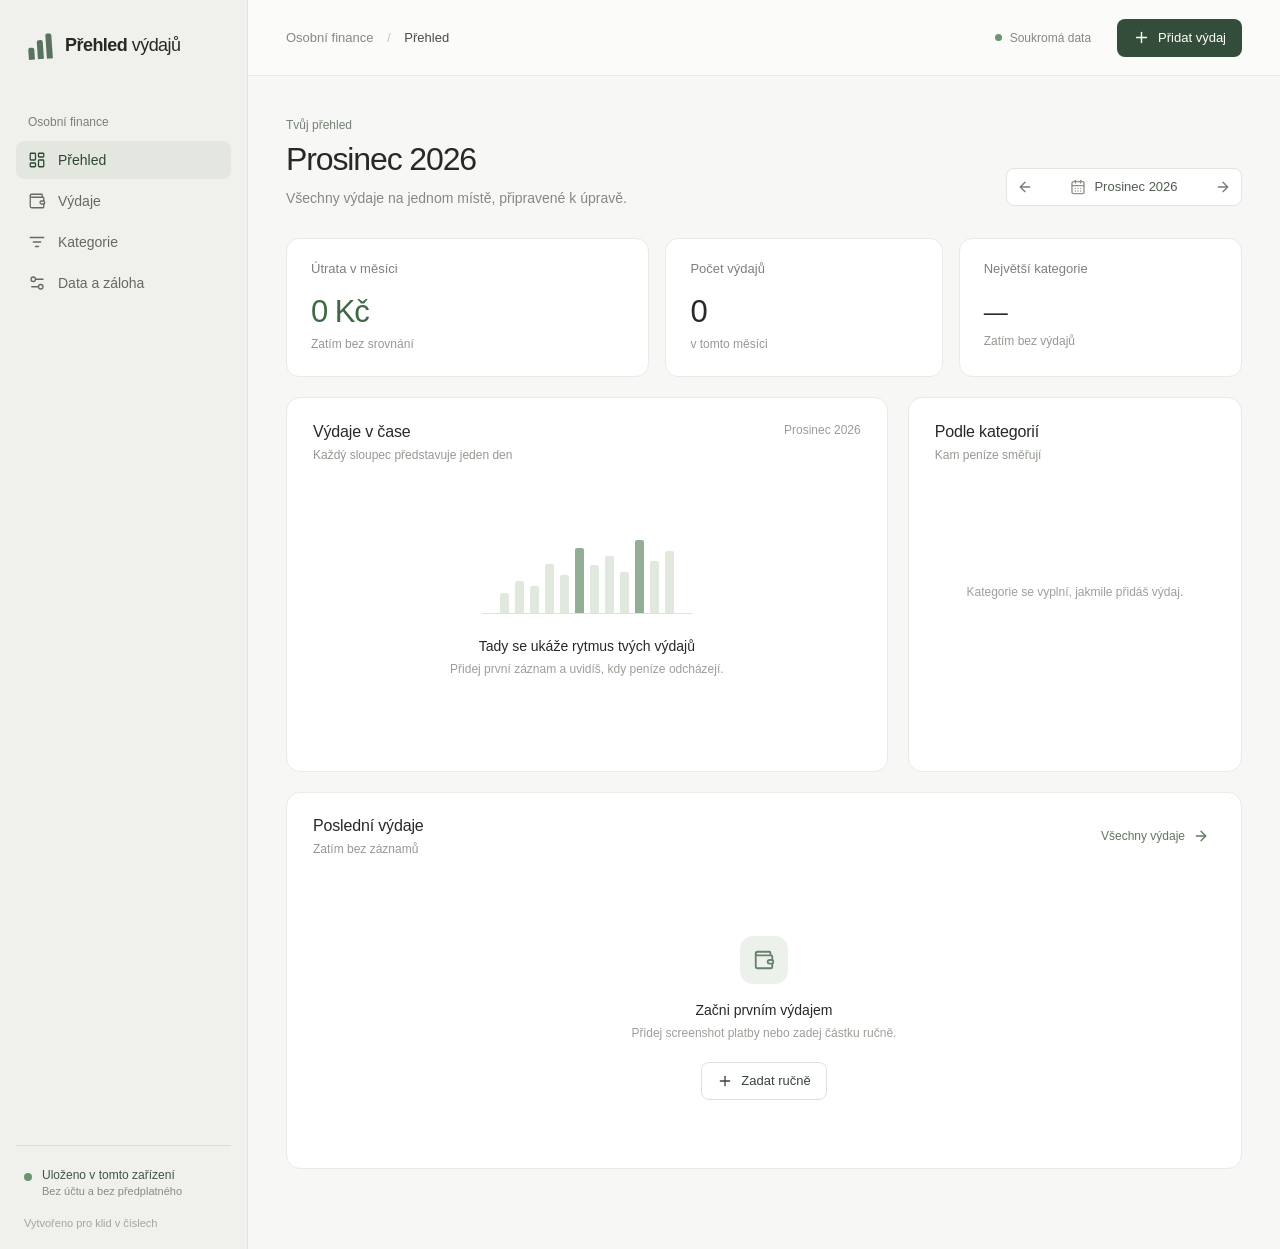
<file: index.html>
<!doctype html>
<html lang="cs">
  <head>
    <meta charset="UTF-8" />
    <meta name="viewport" content="width=device-width, initial-scale=1.0" />
    <meta http-equiv="Content-Security-Policy" content="default-src 'self'; script-src 'self' https://accounts.google.com 'wasm-unsafe-eval' blob:; style-src 'self' 'unsafe-inline' https://accounts.google.com/gsi/style; img-src 'self' data: blob:; worker-src 'self' blob:; connect-src 'self' data: blob: https://accounts.google.com/gsi/ https://www.googleapis.com https://openidconnect.googleapis.com; frame-src https://accounts.google.com/gsi/; object-src 'none'; base-uri 'self'; form-action 'none'" />
    <meta name="theme-color" content="#f7f7f5" />
    <meta name="apple-mobile-web-app-capable" content="yes" />
    <meta name="apple-mobile-web-app-status-bar-style" content="default" />
    <meta name="apple-mobile-web-app-title" content="Výdaje" />
    <link rel="manifest" href="./manifest.webmanifest" />
    <link rel="apple-touch-icon" href="./apple-touch-icon.png" />
    <title>Přehled výdajů</title>
    <script type="module" crossorigin src="./assets/index-BhkM5OvK.js"></script>
    <link rel="stylesheet" crossorigin href="./assets/index-BD5Ok9l5.css">
  </head>
  <body>
    <div id="root"></div>
  </body>
</html>
</file>
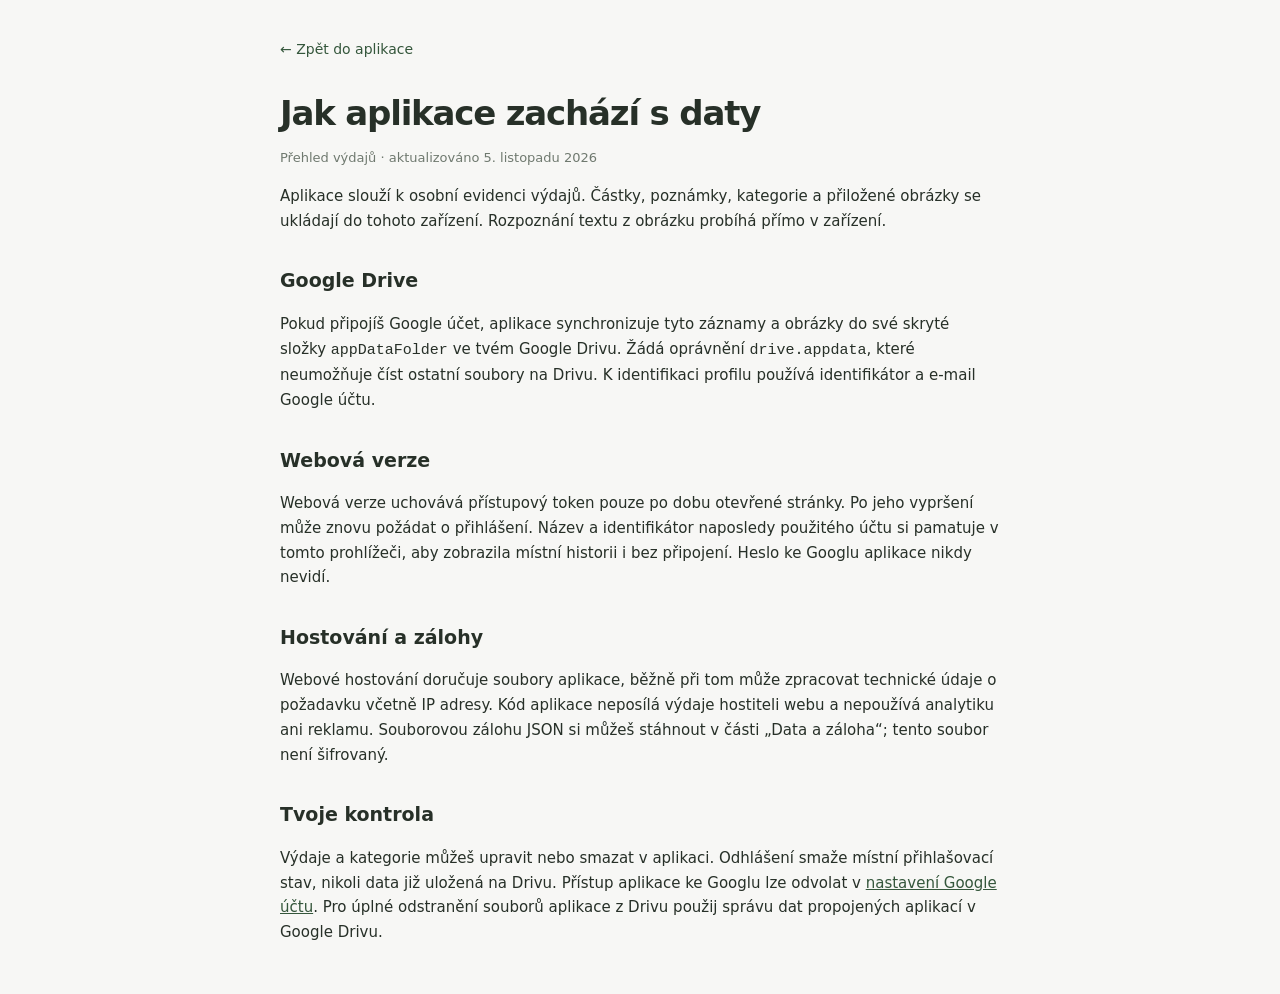
<file: privacy.html>
<!doctype html>
<html lang="cs">
<head>
  <meta charset="utf-8">
  <meta name="viewport" content="width=device-width, initial-scale=1">
  <meta name="theme-color" content="#f7f7f5">
  <title>Soukromí · Přehled výdajů</title>
  <style>
    :root{font-family:system-ui,-apple-system,"Segoe UI",sans-serif;color:#273028;background:#f7f7f5;line-height:1.65}
    body{margin:0;padding:36px 20px}
    main{max-width:720px;margin:auto}
    a{color:#34563b}
    h1{font-size:34px;line-height:1.15;letter-spacing:-.035em;font-weight:550;margin:32px 0 14px}
    h2{font-size:19px;margin:32px 0 9px;font-weight:600}
    p,li{font-size:15px}
    .back{font-size:14px;text-decoration:none}
    .note{color:#6f796f;font-size:13px}
  </style>
</head>
<body><main>
  <a class="back" href="./">← Zpět do aplikace</a>
  <h1>Jak aplikace zachází s daty</h1>
  <p class="note">Přehled výdajů · aktualizováno 5. listopadu 2026</p>
  <p>Aplikace slouží k osobní evidenci výdajů. Částky, poznámky, kategorie a přiložené obrázky se ukládají do tohoto zařízení. Rozpoznání textu z obrázku probíhá přímo v zařízení.</p>
  <h2>Google Drive</h2>
  <p>Pokud připojíš Google účet, aplikace synchronizuje tyto záznamy a obrázky do své skryté složky <code>appDataFolder</code> ve tvém Google Drivu. Žádá oprávnění <code>drive.appdata</code>, které neumožňuje číst ostatní soubory na Drivu. K identifikaci profilu používá identifikátor a e-mail Google účtu.</p>
  <h2>Webová verze</h2>
  <p>Webová verze uchovává přístupový token pouze po dobu otevřené stránky. Po jeho vypršení může znovu požádat o přihlášení. Název a identifikátor naposledy použitého účtu si pamatuje v tomto prohlížeči, aby zobrazila místní historii i bez připojení. Heslo ke Googlu aplikace nikdy nevidí.</p>
  <h2>Hostování a zálohy</h2>
  <p>Webové hostování doručuje soubory aplikace, běžně při tom může zpracovat technické údaje o požadavku včetně IP adresy. Kód aplikace neposílá výdaje hostiteli webu a nepoužívá analytiku ani reklamu. Souborovou zálohu JSON si můžeš stáhnout v části „Data a záloha“; tento soubor není šifrovaný.</p>
  <h2>Tvoje kontrola</h2>
  <p>Výdaje a kategorie můžeš upravit nebo smazat v aplikaci. Odhlášení smaže místní přihlašovací stav, nikoli data již uložená na Drivu. Přístup aplikace ke Googlu lze odvolat v <a href="https://myaccount.google.com/connections">nastavení Google účtu</a>. Pro úplné odstranění souborů aplikace z Drivu použij správu dat propojených aplikací v Google Drivu.</p>
</main></body></html>
</file>
<file: assets/index-BD5Ok9l5.css>
:root{color:#262924;font-synthesis:none;text-rendering:optimizelegibility;-webkit-font-smoothing:antialiased;background:#f7f7f5;font-family:Segoe UI,Arial,sans-serif}*{box-sizing:border-box}body{min-width:320px;margin:0}button,input,textarea,select{font:inherit}button{cursor:pointer}button:disabled{cursor:not-allowed}button:focus-visible,input:focus-visible,textarea:focus-visible,select:focus-visible{outline-offset:2px;outline:2px solid #66886d}.app{min-height:100vh;display:flex}.sidebar{background:#f0f1ed;border-right:1px solid #e3e5df;flex-direction:column;flex:none;width:248px;padding:28px 16px 20px;display:flex}.brand{letter-spacing:-.03em;white-space:nowrap;align-items:center;gap:10px;padding:4px 12px;font-size:18px;font-weight:600;display:flex}.brand-light{font-weight:400}.brand-mark{align-items:flex-end;gap:3px;width:27px;height:27px;display:flex;transform:rotate(-4deg)}.brand-mark span{background:#59735e;border-radius:2px 2px 0 0;width:6px}.brand-mark span:first-child{height:12px}.brand-mark span:nth-child(2){height:19px}.brand-mark span:nth-child(3){height:25px}.side-caption{color:#7a8078;padding:52px 12px 12px;font-size:12px}.sidebar nav{gap:3px;display:grid}.nav-item{color:#646a62;text-align:left;background:0 0;border:0;border-radius:8px;align-items:center;gap:12px;height:38px;padding:0 12px;font-size:14px;display:flex}.nav-item:hover{color:#262924;background:#e9ebe6}.nav-item.active{color:#2e4735;background:#e3e7df;font-weight:500}.nav-item svg{flex:none}.sidebar-bottom{margin-top:auto}.privacy{border-top:1px solid #dcdfd8;align-items:flex-start;gap:10px;padding:22px 8px 0;display:flex}.privacy-dot,.local-label span{background:#6c9472;border-radius:50%;flex:none;width:8px;height:8px;margin-top:5px}.privacy strong,.privacy small{display:block}.privacy strong{color:#3f5343;font-size:12px;font-weight:500}.privacy small{color:#878c84;margin-top:3px;font-size:11px}.sidebar-footer{color:#a2a69e;padding:20px 8px 0;font-size:11px}.main{flex:1;min-width:0}.topbar{background:#fbfbfa;border-bottom:1px solid #e9eae6;justify-content:space-between;align-items:center;height:76px;padding:0 38px;display:flex}.breadcrumb{color:#858a82;font-size:13px}.breadcrumb span{color:#c2c6bf;padding:0 10px}.breadcrumb strong{color:#474d46;font-weight:500}.top-actions{align-items:center;gap:26px;display:flex}.local-label{color:#828a80;align-items:center;gap:8px;font-size:12px;display:flex}.local-label span{width:7px;height:7px;margin:0}.button{white-space:nowrap;border:1px solid #0000;border-radius:8px;justify-content:center;align-items:center;gap:8px;min-height:38px;padding:0 15px;font-size:13px;font-weight:500;transition:background .15s,border-color .15s,transform .15s;display:inline-flex}.button:active{transform:scale(.98)}.button-primary{color:#fff;background:#344c3a}.button-primary:hover{background:#283c2e}.button-secondary{color:#39433b;background:#fff;border-color:#dfe2dc}.button-secondary:hover{background:#f5f7f3}.button-plain{color:#626960;background:0 0}.button-plain:hover{background:#f1f2ef}.content{max-width:1500px;margin:0 auto;padding:42px 38px 80px}.page-heading{justify-content:space-between;align-items:flex-end;gap:20px;margin-bottom:32px;display:flex}.eyebrow{color:#758274;margin-bottom:9px;font-size:12px}.page-heading h1{letter-spacing:-.035em;text-transform:capitalize;margin:0;font-size:32px;font-weight:500;line-height:1.15}.page-heading p{color:#858a82;margin:12px 0 0;font-size:14px}.month-picker{white-space:nowrap;background:#fff;border:1px solid #e3e5e0;border-radius:8px;align-items:center;height:38px;display:flex;overflow:hidden}.month-picker button{color:#747d72;background:0 0;border:0;place-items:center;width:36px;height:100%;display:grid}.month-picker button:hover{background:#f0f2ed}.month-picker span{text-transform:capitalize;color:#515b50;justify-content:center;align-items:center;gap:8px;min-width:162px;font-size:13px;display:flex}.month-picker span svg{color:#8b9488}.stats{grid-template-columns:1.18fr .9fr .92fr;gap:16px;margin-bottom:20px;display:grid}.stat{background:#fff;border:1px solid #e9ebe6;border-radius:13px;flex-direction:column;min-height:139px;padding:22px 24px;display:flex}.stat>span{color:#7b8279;font-size:13px}.stat strong{letter-spacing:-.035em;font-variant-numeric:tabular-nums;margin-top:17px;font-size:31px;font-weight:500;line-height:1.2}.stat:first-child strong{color:#3f6847}.stat .stat-category{margin-top:22px;font-size:24px}.stat small{color:#939991;margin-top:7px;font-size:12px}.overview-grid{grid-template-columns:minmax(0,1.8fr) minmax(280px,1fr);gap:20px;margin-bottom:20px;display:grid}.card{background:#fff;border:1px solid #e9ebe6;border-radius:14px}.chart-card,.categories-card{min-height:375px;padding:25px 26px}.card-heading{justify-content:space-between;align-items:flex-start;gap:16px;display:flex}.card-heading h2{letter-spacing:-.01em;margin:0;font-size:16px;font-weight:500}.card-heading p{color:#939991;margin:7px 0 0;font-size:12px}.quiet-meta{color:#989e96;text-transform:capitalize;font-size:12px}.chart-wrap{height:270px;margin-top:33px;padding-left:58px;position:relative}.chart-grid{pointer-events:none;flex-direction:column;justify-content:space-between;width:100%;height:calc(100% - 18px);display:flex;position:absolute;inset:0 auto 18px 0}.chart-grid span{color:#a1a69f;font-variant-numeric:tabular-nums;align-items:center;gap:8px;font-size:11px;display:flex}.chart-grid span:after{content:"";background:#eff0ec;flex:1;height:1px}.bars{align-items:flex-end;gap:4px;height:calc(100% - 18px);display:flex;position:relative}.bar-slot{z-index:1;flex:1;align-items:flex-end;height:100%;display:flex}.bar{background:#dce4da;border-radius:3px 3px 0 0;width:100%;min-height:0}.bar.filled{background:#728d75}.bar-slot:hover .bar.filled{background:#446c4d}.chart-axis{color:#a1a69f;font-variant-numeric:tabular-nums;justify-content:space-between;padding-top:8px;font-size:11px;display:flex}.chart-empty{text-align:center;flex-direction:column;justify-content:center;align-items:center;height:275px;display:flex}.chart-empty-art{border-bottom:1px solid #dce4d9;justify-content:center;align-items:flex-end;gap:6px;width:210px;height:92px;margin-bottom:24px;display:flex}.chart-empty-art span{background:#e1e9de;border-radius:2px 2px 0 0;width:9px}.chart-empty-art span:first-child{height:20px}.chart-empty-art span:nth-child(2){height:32px}.chart-empty-art span:nth-child(3){height:27px}.chart-empty-art span:nth-child(4){height:49px}.chart-empty-art span:nth-child(5){height:38px}.chart-empty-art span:nth-child(6){background:#94ae96;height:65px}.chart-empty-art span:nth-child(7){height:48px}.chart-empty-art span:nth-child(8){height:57px}.chart-empty-art span:nth-child(9){height:41px}.chart-empty-art span:nth-child(10){background:#94ae96;height:73px}.chart-empty-art span:nth-child(11){height:52px}.chart-empty-art span:nth-child(12){height:62px}.chart-empty strong,.table-empty strong{font-size:14px;font-weight:500}.chart-empty p,.table-empty p{color:#9aa098;margin:8px 0 0;font-size:12px}.category-breakdown{gap:22px;margin-top:34px;display:grid}.breakdown-label{color:#60685f;align-items:center;gap:9px;margin-bottom:10px;font-size:12px;display:flex}.category-dot{border-radius:50%;flex:none;width:8px;height:8px;display:inline-block}.breakdown-label strong{color:#384038;font-variant-numeric:tabular-nums;margin-left:auto;font-weight:500}.track{background:#f0f1ee;border-radius:3px;height:5px;overflow:hidden}.track span{border-radius:3px;height:100%;display:block}.small-empty{color:#9ba198;text-align:center;place-items:center;min-height:260px;font-size:12px;display:grid}.transactions{overflow:hidden}.transactions>.card-heading{align-items:center;padding:24px 26px 18px}.text-link{color:#607762;background:0 0;border:0;align-items:center;gap:8px;font-size:12px;display:flex}.text-link:hover{color:#344c3a}.table-wrap{overflow:auto}table{border-collapse:collapse;white-space:nowrap;width:100%}th{color:#9aa098;text-align:left;background:#fafbf9;border-top:1px solid #eef0ec;border-bottom:1px solid #eef0ec;height:42px;padding:0 20px;font-size:11px;font-weight:400}th:first-child,td:first-child{padding-left:26px}th:last-child,td:last-child{padding-right:26px}td{color:#798078;border-bottom:1px solid #f0f1ee;height:72px;padding:0 20px;font-size:13px}tr:last-child td{border-bottom:0}tbody tr{cursor:pointer;transition:background .15s}tbody tr:hover{background:#fafbf9}.merchant-cell{align-items:center;gap:12px;display:flex}.merchant-symbol{color:#657b68;background:#eef1eb;border-radius:9px;flex:none;place-items:center;width:36px;height:36px;font-size:14px;font-weight:500;display:grid}.merchant-cell strong,.merchant-cell small{display:block}.merchant-cell strong{color:#3c433c;font-size:13px;font-weight:500}.merchant-cell small{color:#a1a79e;text-overflow:ellipsis;max-width:240px;margin-top:4px;font-size:11px;overflow:hidden}.category-chip{color:#6f766e;align-items:center;gap:8px;display:inline-flex}.right{text-align:right}.amount-cell{color:#424941;font-variant-numeric:tabular-nums;font-weight:500}.more-cell{color:#b5bab2;width:28px}.table-empty{text-align:center;flex-direction:column;align-items:center;padding:62px 16px 68px;display:flex}.empty-icon{color:#68816a;background:#edf1eb;border-radius:13px;place-items:center;width:48px;height:48px;margin-bottom:18px;display:grid}.table-empty .button{margin-top:22px}.filter-bar{align-items:center;gap:12px;margin:0 0 18px;display:flex}.search,.select-wrap{color:#969d93;background:#fff;border:1px solid #e3e6df;border-radius:8px;align-items:center;gap:10px;height:40px;padding:0 12px;display:flex}.search{width:350px}.search input{color:#323832;background:0 0;border:0;outline:0;flex:1;min-width:0;font-size:13px}.search input::placeholder{color:#a1a79e}.select-wrap select{appearance:none;color:#565e55;cursor:pointer;background:0 0;border:0;outline:0;font-size:13px}.filter-count{color:#9aa098;margin-left:auto;font-size:12px}.category-list{overflow:hidden}.list-head,.category-list-row{grid-template-columns:minmax(220px,1.2fr) minmax(250px,1.8fr) 110px 90px;align-items:center;gap:16px;padding:0 26px;display:grid}.list-head{color:#9aa098;background:#fafbf9;border-bottom:1px solid #edf0eb;height:48px;font-size:11px}.category-list-row{border-bottom:1px solid #f0f1ee;min-height:68px;font-size:13px}.category-list-row:last-child{border:0}.category-name{align-items:center;gap:12px;font-weight:500;display:flex}.category-name .category-dot{width:10px;height:10px}.keywords{color:#929890;text-overflow:ellipsis;white-space:nowrap;overflow:hidden}.category-count{color:#666f65}.row-actions{gap:4px;display:flex}.row-actions button,.icon-button{color:#8d958b;background:0 0;border:0;border-radius:6px;place-items:center;width:30px;height:30px;display:grid}.row-actions button:hover,.icon-button:hover{color:#394c3c;background:#f0f2ee}.hint{color:#929a90;align-items:center;gap:10px;margin-top:24px;font-size:12px;display:flex}.settings-grid{grid-template-columns:1fr 1fr;gap:20px;display:grid}.settings-card{flex-direction:column;align-items:flex-start;min-height:275px;padding:28px;display:flex}.settings-icon{color:#667e68;background:#edf1eb;border-radius:11px;place-items:center;width:42px;height:42px;display:grid}.settings-card h2{margin:24px 0 0;font-size:17px;font-weight:500}.settings-card p{color:#8b9289;max-width:390px;margin:10px 0 22px;font-size:13px;line-height:1.6}.settings-card .button{margin-top:auto}.local-info{align-items:flex-start;gap:16px;margin-top:20px;padding:24px 28px;display:flex}.local-info-icon{color:#66886d;background:#edf3eb;border-radius:50%;flex:none;place-items:center;width:28px;height:28px;display:grid}.local-info strong{font-size:14px;font-weight:500}.local-info p{color:#91988f;max-width:750px;margin:6px 0 0;font-size:12px;line-height:1.6}.drop-overlay{z-index:20;color:#385d3e;background:#f4f8f2f7;border:2px dashed #739778;border-radius:16px;flex-direction:column;justify-content:center;align-items:center;gap:12px;display:flex;position:fixed;inset:12px}.drop-overlay strong{font-size:20px;font-weight:500}.drop-overlay span{color:#89988a;font-size:13px}.modal-backdrop{z-index:30;background:#191f196b;justify-content:center;align-items:center;padding:20px;display:flex;position:fixed;inset:0}.editor-modal,.category-modal,.processing{background:#fff;border-radius:16px;width:min(100%,560px);max-height:calc(100vh - 40px);overflow:auto;box-shadow:0 18px 60px #0f190f2e}.category-modal{width:min(100%,500px)}.modal-header{border-bottom:1px solid #eff0ed;justify-content:space-between;align-items:flex-start;padding:28px 30px 22px;display:flex}.modal-header h2{letter-spacing:-.025em;margin:0;font-size:22px;font-weight:500}.modal-header .eyebrow{margin-bottom:5px}.ocr-notice{color:#617c65;background:#f3f6f1;align-items:center;gap:10px;padding:12px 30px;font-size:12px;display:flex}.ocr-notice svg{flex:none}.editor-body{gap:19px;padding:26px 30px 30px;display:grid}.form-grid{grid-template-columns:1fr 1fr;gap:16px;display:grid}.field{color:#4e574e;gap:8px;font-size:12px;font-weight:500;display:grid}.field em{color:#a96661;font-style:normal}.field small{color:#a4aaa1;margin-left:4px;font-size:11px;font-weight:400}.field>input,.field textarea,.field select,.amount-input,.field-with-icon{color:#323a32;background:#fff;border:1px solid #dfe3dc;border-radius:8px;width:100%;min-height:42px;font-size:13px}.field>input,.field textarea,.field select{outline:none;padding:10px 12px}.field textarea{resize:vertical;min-height:80px}.field input::placeholder,.field textarea::placeholder{color:#abb1a8}.amount-input,.field-with-icon{align-items:center;padding:0 12px;display:flex}.amount-input input,.field-with-icon input{color:#323a32;background:0 0;border:0;outline:0;flex:1;min-width:0}.amount-input input{font-variant-numeric:tabular-nums;font-size:18px}.amount-input span{color:#9ca49b;font-size:13px}.field-with-icon{color:#969f95;gap:8px}.field-with-icon input{font-size:13px}.field select{cursor:pointer}.attachment{border-top:1px solid #eff0ed;padding-top:15px}.attachment summary{color:#7c877b;cursor:pointer;align-items:center;gap:8px;font-size:12px;list-style:none;display:flex}.attachment summary svg:last-child{margin-left:auto}.attachment img{object-fit:contain;border:1px solid #edf0ec;border-radius:6px;max-width:100%;max-height:260px;margin-top:15px;display:block}.modal-footer{border-top:1px solid #eff0ed;justify-content:space-between;align-items:center;gap:16px;padding:17px 30px;display:flex}.modal-footer>span{color:#a4aaa1;font-size:11px}.modal-footer>div{gap:7px;display:flex}.text-danger{color:#a36560;background:0 0;border:0;align-items:center;gap:7px;font-size:12px;display:flex}.text-danger:hover{color:#923c37}.color-field{color:#969e94;font-variant-numeric:tabular-nums;align-items:center;gap:12px;font-size:12px;display:flex}.color-field input{cursor:pointer;background:0 0;border:0;width:42px;height:36px;padding:0}.processing{text-align:center;flex-direction:column;align-items:center;width:min(100%,390px);padding:38px;display:flex}.processing-mark{color:#5d8063;background:#edf3eb;border-radius:13px;place-items:center;width:50px;height:50px;display:grid}.processing h2{margin:20px 0 0;font-size:20px;font-weight:500}.processing p{color:#899087;margin:10px 0 25px;font-size:12px;line-height:1.6}.progress-track{background:#edf1ea;border-radius:4px;width:100%;height:6px;overflow:hidden}.progress-track span{background:#719575;height:100%;transition:width .2s;display:block}.processing small{color:#9ba399;margin-top:10px;font-size:11px}.toast{z-index:60;color:#fff;background:#293b2e;border-radius:9px;align-items:center;gap:10px;max-width:350px;padding:13px 15px;font-size:12px;display:flex;position:fixed;bottom:22px;right:22px;box-shadow:0 8px 28px #0002}.toast.error{background:#8f4a45}.toast button{color:inherit;background:0 0;border:0;place-items:center;margin-left:8px;display:grid}.loading-screen{z-index:70;color:#838a81;background:#f7f7f5;place-items:center;font-size:13px;display:grid;position:fixed;inset:0}@media (width<=1100px){.sidebar{width:210px}.topbar{padding:0 25px}.content{padding:34px 25px}.overview-grid{grid-template-columns:1.4fr 1fr}.chart-card,.categories-card{padding:22px}}@media (width<=800px){.app{display:block}.sidebar{border-bottom:1px solid #e3e5df;border-right:0;width:100%;padding:12px 16px}.brand{padding:2px 4px}.side-caption,.sidebar-bottom{display:none}.sidebar nav{margin-top:12px;display:flex;overflow:auto}.nav-item{flex:none;gap:6px;padding:0 9px;font-size:12px}.nav-item svg{width:15px}.topbar{height:58px;padding:0 18px}.top-actions{gap:8px}.local-label{display:none}.content{padding:26px 18px 60px}.page-heading{align-items:flex-start}.page-heading h1{font-size:27px}.page-heading p{line-height:1.5}.stats{grid-template-columns:repeat(2,1fr)}.stat:last-child{grid-column:span 2}.overview-grid,.settings-grid{grid-template-columns:1fr}.chart-card,.categories-card{min-height:330px}.category-list{overflow:auto}.category-list-row,.list-head{min-width:690px}.filter-bar{flex-wrap:wrap}.search{width:100%}.filter-count{margin-left:0}.modal-backdrop{align-items:flex-end;padding:0}.editor-modal,.category-modal{border-radius:16px 16px 0 0;max-height:95vh}}@media (width<=560px){.topbar .breadcrumb{font-size:11px}.topbar .button{width:36px;padding:0;font-size:0}.topbar .button svg{width:18px}.page-heading{display:block}.page-heading>.button,.month-picker{margin-top:18px}.stats{gap:9px}.stat{min-height:120px;padding:17px}.stat strong{font-size:25px}.stat .stat-category{font-size:20px}.chart-card,.categories-card,.transactions>.card-heading{padding:20px}.table-wrap{overflow:auto}.table-wrap table{min-width:660px}.form-grid{grid-template-columns:1fr}.editor-body{padding:22px}.modal-header,.modal-footer{padding-left:22px;padding-right:22px}.modal-footer>span{display:none}.modal-footer>div{justify-content:flex-end;width:100%}}.google-panel{margin-bottom:20px;padding:27px 28px}.google-panel-header{align-items:flex-start;gap:15px;display:flex}.google-emblem{color:#5b785f;background:#edf1eb;border-radius:11px;flex:none;place-items:center;width:43px;height:43px;display:grid}.google-panel h2{margin:2px 0 6px;font-size:17px;font-weight:500}.google-panel p{color:#858e84;margin:0;font-size:13px;line-height:1.55}.google-setup,.google-signin,.google-account,.google-import{border-top:1px solid #eff0ed;margin-top:23px;padding-top:22px}.google-setup{gap:16px;max-width:550px;display:grid}.google-setup .button{justify-self:start}.google-signin,.google-import{justify-content:space-between;align-items:center;gap:22px;display:flex}.google-signin strong,.google-import strong{font-size:13px;font-weight:500}.google-signin p,.google-import p{margin-top:5px}.google-account{align-items:center;gap:13px;display:flex}.account-avatar{color:#3e6445;background:#e8eee7;border-radius:50%;flex:none;place-items:center;width:36px;height:36px;font-weight:600;display:grid}.account-identity{gap:3px;min-width:0;display:grid}.account-identity strong{text-overflow:ellipsis;font-size:13px;font-weight:500;overflow:hidden}.account-identity span{color:#858e84;font-size:12px}.google-account-actions{align-items:center;gap:8px;margin-left:auto;display:flex}.icon-button{color:#596359;background:#fff;border:1px solid #dfe2dc;border-radius:8px;place-items:center;width:38px;height:38px;display:grid}.sync-message,.sync-pending,.google-footnote{color:#8d624f;align-items:center;gap:8px;margin-top:16px;font-size:12px;display:flex}.sync-pending{color:#696f66}.google-footnote{color:#709075}.conflicts{background:#faf5f0;border:1px solid #eadbcf;border-radius:9px;margin-top:20px;padding:17px}.conflicts-title{color:#8a5b3d;align-items:center;gap:8px;font-size:13px;font-weight:500;display:flex}.conflicts p{margin:7px 0 12px}.conflict-row{border-top:1px solid #eadbcf;justify-content:space-between;align-items:center;gap:14px;padding:10px 0;display:flex}.conflict-row strong{font-size:13px;font-weight:500}.conflict-row div{gap:7px;display:flex}.conflict-row button{color:#694b37;background:#fff;border:1px solid #d8c8b8;border-radius:7px;padding:7px 10px;font-size:12px}@media (width<=800px){.google-signin,.google-import,.google-account{flex-wrap:wrap;align-items:flex-start}.google-account-actions{margin-left:0}.google-signin .button,.google-import .button{margin-top:4px}}@media (width<=560px){.google-panel{padding:20px}.conflict-row{flex-direction:column;align-items:flex-start}}.camera-action{display:none}.install-tip{background:#edf2eb;border-color:#dce6d9;margin-bottom:20px;padding:22px 26px}.install-tip strong{color:#344c3a;font-size:14px;font-weight:600}.install-tip p{color:#617061;max-width:620px;margin:7px 0 0;font-size:13px;line-height:1.5}@media (width<=560px){html{-webkit-text-size-adjust:100%}.app{min-height:100dvh}.sidebar{padding:12px 12px 10px}.sidebar nav{justify-content:space-between;gap:4px}.nav-item{flex:1;justify-content:center;gap:5px;min-width:0;height:42px;padding:0 5px;font-size:11px}.nav-item span{text-overflow:ellipsis;white-space:nowrap;overflow:hidden}.topbar{padding:0 14px}.top-actions{gap:7px}.camera-action{width:36px;padding:0;font-size:0;display:inline-flex}.camera-action svg{flex:none;width:18px}.content{padding:22px 14px calc(72px + env(safe-area-inset-bottom))}.page-heading{margin-bottom:22px}.page-heading h1{font-size:26px}.stats{margin-bottom:14px}.stat{border-radius:11px}.overview-grid{gap:14px;margin-bottom:14px}.chart-card,.categories-card{min-height:0;padding:19px 18px}.chart-wrap{height:230px;margin-top:24px}.table-wrap{overflow:visible}.table-wrap table,.table-wrap tbody{width:100%;min-width:0;display:block}.table-wrap thead{display:none}.table-wrap tr{border-top:1px solid #eef0ec;grid-template-columns:minmax(0,1fr) auto;gap:3px 10px;padding:15px 17px;display:grid}.table-wrap td{border:0;min-width:0;height:auto;padding:0;font-size:11px}.table-wrap td:first-child{grid-area:1/1;padding:0}.table-wrap td:nth-child(2){grid-area:3/1;padding-left:48px}.table-wrap td:nth-child(3){grid-area:2/1;padding-left:48px}.table-wrap td:nth-child(4){white-space:nowrap;grid-area:1/2;align-self:center;font-size:13px}.table-wrap td:nth-child(5){display:none}.merchant-cell{gap:11px}.merchant-cell strong{font-size:14px}.merchant-cell small{max-width:190px}.category-chip{font-size:11px}.category-list{overflow:visible}.list-head{display:none}.category-list-row{grid-template-columns:minmax(0,1fr) auto;gap:4px 10px;min-width:0;padding:14px 17px}.category-list-row .category-name{grid-area:1/1;font-size:14px}.category-list-row .keywords{grid-area:2/1;font-size:11px}.category-list-row .category-count{grid-area:3/1;font-size:11px}.category-list-row .row-actions{grid-area:1/2/span 3;align-self:center}.google-panel{padding:19px 17px}.google-account-actions{justify-content:flex-start;width:100%}.google-import,.google-signin{gap:15px;display:grid}.google-import .button,.google-signin .button{justify-self:start}.settings-card{min-height:215px;padding:22px}.install-tip{padding:18px}.field>input,.field textarea,.field select,.amount-input input,.field-with-icon input{font-size:16px}.editor-modal,.category-modal{max-height:calc(100dvh - env(safe-area-inset-top));padding-bottom:env(safe-area-inset-bottom)}}
</file>
